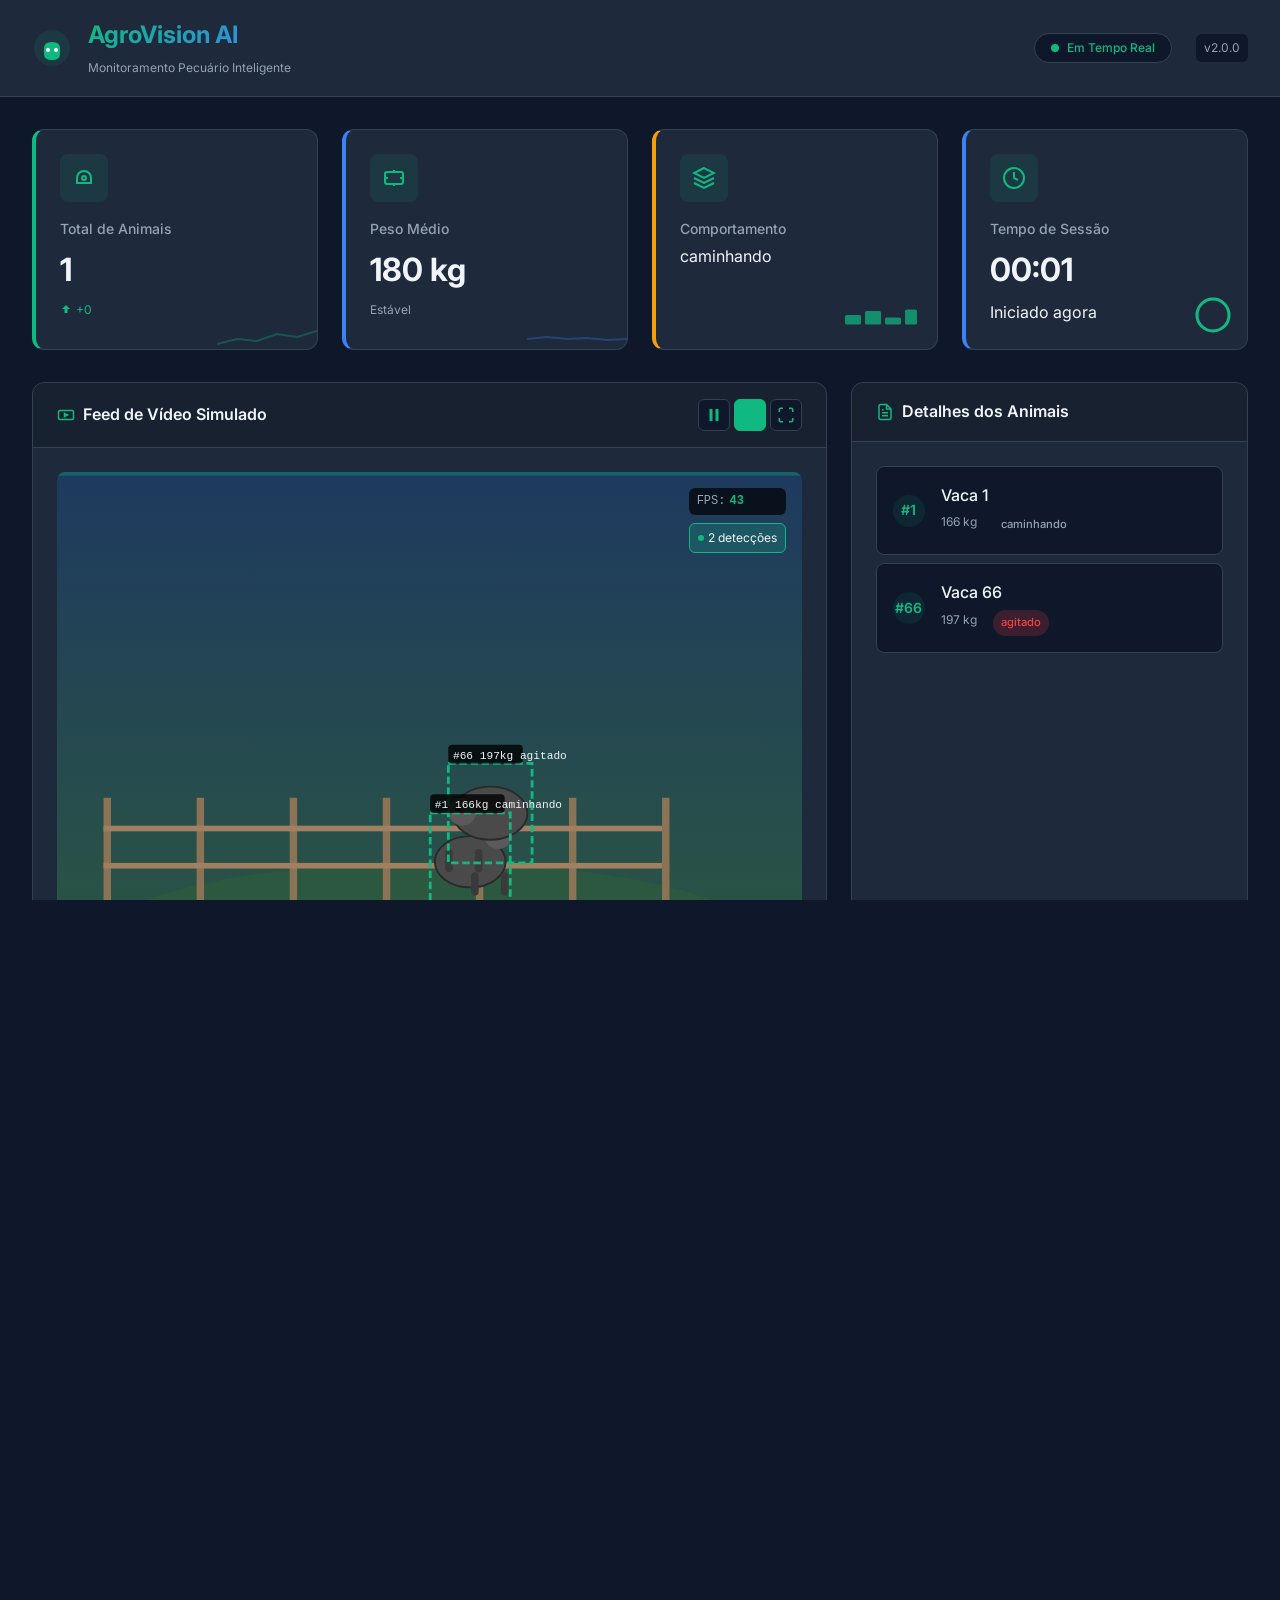
<file: web/index.html>
<!DOCTYPE html>
<html lang="pt-BR">
<head>
    <meta charset="UTF-8">
    <meta name="viewport" content="width=device-width, initial-scale=1.0">
    <meta http-equiv="X-UA-Compatible" content="IE=edge">
    <title>🐄 AgroVision AI - Dashboard de Monitoramento</title>
    <link rel="stylesheet" href="css/styles.css">
    <link rel="preconnect" href="https://fonts.googleapis.com">
    <link rel="preconnect" href="https://fonts.gstatic.com" crossorigin>
    <link href="https://fonts.googleapis.com/css2?family=Inter:wght@300;400;500;600;700&display=swap" rel="stylesheet">
</head>
<body>
    <div class="app-container">
        <!-- Header -->
        <header class="header">
            <div class="header-content">
                <div class="logo">
                    <svg class="logo-icon" viewBox="0 0 40 40" width="40" height="40">
                        <circle cx="20" cy="20" r="18" fill="currentColor" opacity="0.1"/>
                        <path d="M12 20 Q12 14 20 14 Q28 14 28 20 L28 26 Q28 32 20 32 Q12 32 12 26 Z"
                              fill="currentColor"/>
                        <circle cx="16" cy="22" r="2" fill="white"/>
                        <circle cx="24" cy="22" r="2" fill="white"/>
                    </svg>
                    <div class="logo-text">
                        <h1>AgroVision AI</h1>
                        <span class="subtitle">Monitoramento Pecuário Inteligente</span>
                    </div>
                </div>
                <div class="header-status">
                    <div class="status_indicator">
                        <span class="status-dot live"></span>
                        <span class="status-text">Em Tempo Real</span>
                    </div>
                    <span class="version">v2.0.0</span>
                </div>
            </div>
        </header>

        <!-- Main Content -->
        <main class="main-content">
            <!-- Stats Cards -->
            <section class="stats-section">
                <div class="stat-card stat-primary">
                    <div class="stat-icon">
                        <svg viewBox="0 0 24 24" fill="none" stroke="currentColor" stroke-width="2">
                            <path d="M12 5c-4 0-7 3-7 7v5h14v-5c0-4-3-7-7-7z"/>
                            <circle cx="12" cy="12" r="2"/>
                        </svg>
                    </div>
                    <div class="stat-content">
                        <span class="stat-label">Total de Animais</span>
                        <span class="stat-value" id="total-animals">0</span>
                        <span class="stat-change positive">
                            <svg viewBox="0 0 24 24" width="12" height="12" fill="currentColor">
                                <path d="M12 4L4 12h5v8h6v-8h5z"/>
                            </svg>
                            <span id="animals-change">+0</span>
                        </span>
                    </div>
                    <div class="stat-sparkline">
                        <svg viewBox="0 0 100 30" preserveAspectRatio="none">
                            <polyline class="sparkline-path" points="0,25 20,20 40,22 60,15 80,18 100,12"/>
                        </svg>
                    </div>
                </div>

                <div class="stat-card stat-secondary">
                    <div class="stat-icon">
                        <svg viewBox="0 0 24 24" fill="none" stroke="currentColor" stroke-width="2">
                            <rect x="3" y="6" width="18" height="12" rx="2"/>
                            <path d="M12 6V4M12 20v-2M6 12H4M20 12h-2"/>
                        </svg>
                    </div>
                    <div class="stat-content">
                        <span class="stat-label">Peso Médio</span>
                        <span class="stat-value" id="avg-weight">0<span class="unit">kg</span></span>
                        <span class="stat-change neutral">Estável</span>
                    </div>
                    <div class="stat-sparkline">
                        <svg viewBox="0 0 100 30" preserveAspectRatio="none">
                            <polyline class="sparkline-path-secondary" points="0,20 20,18 40,20 60,19 80,21 100,20"/>
                        </svg>
                    </div>
                </div>

                <div class="stat-card stat-tertiary">
                    <div class="stat-icon">
                        <svg viewBox="0 0 24 24" fill="none" stroke="currentColor" stroke-width="2">
                            <path d="M12 2L2 7l10 5 10-5-10-5z"/>
                            <path d="M2 17l10 5 10-5"/>
                            <path d="M2 12l10 5 10-5"/>
                        </svg>
                    </div>
                    <div class="stat-content">
                        <span class="stat-label">Comportamento</span>
                        <span class="stat-value behavior-value" id="behavior-status">Calmo</span>
                        <span class="stat-indicator">
                            <span class="pulse-dot"></span>
                        </span>
                    </div>
                    <div class="stat-chart">
                        <svg viewBox="0 0 100 30">
                            <rect class="bar-chart-bar" x="5" y="15" width="20" height="12"/>
                            <rect class="bar-chart-bar" x="30" y="10" width="20" height="17"/>
                            <rect class="bar-chart-bar" x="55" y="18" width="20" height="9"/>
                            <rect class="bar-chart-bar" x="80" y="8" width="15" height="19"/>
                        </svg>
                    </div>
                </div>

                <div class="stat-card stat-quaternary">
                    <div class="stat-icon">
                        <svg viewBox="0 0 24 24" fill="none" stroke="currentColor" stroke-width="2">
                            <circle cx="12" cy="12" r="10"/>
                            <path d="M12 6v6l4 2"/>
                        </svg>
                    </div>
                    <div class="stat-content">
                        <span class="stat-label">Tempo de Sessão</span>
                        <span class="stat-value" id="session-time">00:00</span>
                        <span class="stat-subtitle">Iniciado agora</span>
                    </div>
                    <div class="stat-progress">
                        <div class="progress-ring">
                            <svg viewBox="0 0 36 36">
                                <circle class="progress-ring-bg" cx="18" cy="18" r="16"/>
                                <circle class="progress-ring-value" cx="18" cy="18" r="16"
                                        stroke-dasharray="100 100" stroke-dashoffset="0"/>
                            </svg>
                        </div>
                    </div>
                </div>
            </section>

            <!-- Main Grid -->
            <section class="dashboard-grid">
                <!-- Video Feed com SVG Animado -->
                <div class="panel video-panel">
                    <div class="panel-header">
                        <h2>
                            <svg viewBox="0 0 24 24" fill="none" stroke="currentColor" stroke-width="2">
                                <rect x="2" y="6" width="20" height="12" rx="2"/>
                                <path d="M10 10L14 12L10 14V10Z"/>
                            </svg>
                            Feed de Vídeo Simulado
                        </h2>
                        <div class="panel-controls">
                            <button class="control-btn" title="Pausar">
                                <svg viewBox="0 0 24 24" width="16" height="16" fill="currentColor">
                                    <rect x="6" y="4" width="4" height="16"/>
                                    <rect x="14" y="4" width="4" height="16"/>
                                </svg>
                            </button>
                            <button class="control-btn active" title="Play">
                                <svg viewBox="0 0 24 24" width="16" height="16" fill="currentColor">
                                    <path d="M8 5v14l11-7z"/>
                                </svg>
                            </button>
                            <button class="control-btn" title="Tela cheia">
                                <svg viewBox="0 0 24 24" width="16" height="16" fill="none" stroke="currentColor" stroke-width="2">
                                    <path d="M8 3H5a2 2 0 00-2 2v3m18 0V5a2 2 0 00-2-2h-3m0 18h3a2 2 0 002-2v-3M3 16v3a2 2 0 002 2h3"/>
                                </svg>
                            </button>
                        </div>
                    </div>
                    <div class="panel-content">
                        <div class="video-container">
                            <!-- SVG Principal com Cena Animada -->
                            <svg class="farm-scene" viewBox="0 0 800 600" id="main-scene">
                                <!--defs>
                                    <filter id="glow">
                                        <feGaussianBlur stdDeviation="3" result="coloredBlur"/>
                                        <feMerge>
                                            <feMergeNode in="coloredBlur"/>
                                            <feMergeNode in="SourceGraphic"/>
                                        </feMerge>
                                    </filter>
                                    <linearGradient id="skyGradient" x1="0%" y1="0%" x2="0%" y2="100%">
                                        <stop offset="0%" style="stop-color:#87CEEB;stop-opacity:1"/>
                                        <stop offset="100%" style="stop-color:#98FB98;stop-opacity:1"/>
                                    </linearGradient>
                                </defs-->

                                <!-- Fundo -->
                                <rect class="scene-background" x="0" y="0" width="800" height="600"/>

                                <!-- Chão/grama -->
                                <ellipse class="ground" cx="400" cy="500" rx="350" ry="80"/>

                                <!-- Cerca animada (suave movimento) -->
                                <g class="fence-group">
                                    <rect class="fence-post" x="50" y="350" width="8" height="150"/>
                                    <rect class="fence-post" x="150" y="350" width="8" height="150"/>
                                    <rect class="fence-post" x="250" y="350" width="8" height="150"/>
                                    <rect class="fence-post" x="350" y="350" width="8" height="150"/>
                                    <rect class="fence-post" x="450" y="350" width="8" height="150"/>
                                    <rect class="fence-post" x="550" y="350" width="8" height="150"/>
                                    <rect class="fence-post" x="650" y="350" width="8" height="150"/>
                                    <rect class="fence-rail" x="50" y="380" width="600" height="6"/>
                                    <rect class="fence-rail" x="50" y="420" width="600" height="6"/>
                                </g>

                                <!-- Animais (Vacas) - Grupo animado -->
                                <g class="animals-group" id="animals-layer">
                                    <!-- Vacas serão inseridas via JavaScript -->
                                </g>

                                <!-- Bounding Boxes animadas -->
                                <g class="detection-layer" id="detection-layer">
                                    <!-- Bounding boxes serão Inseridas via JavaScript -->
                                </g>

                                <!-- Overlay de scanning -->
                                <g class="scan-overlay">
                                    <rect class="scan-line" x="0" y="0" width="800" height="4"/>
                                </g>

                                <!-- Informações flutuantes -->
                                <g class="info-layer" id="info-layer">
                                    <!-- Labels serão Inseridos via JavaScript -->
                                </g>
                            </svg>

                            <!-- Overlay de status -->
                            <div class="video-overlay">
                                <div class="fps-counter">
                                    <span class="fps-label">FPS:</span>
                                    <span class="fps-value" id="fps-display">30</span>
                                </div>
                                <div class="detection-badge">
                                    <span class="badge-pulse"></span>
                                    <span id="detection-count">0 detecções</span>
                                </div>
                            </div>
                        </div>
                    </div>
                </div>

                <!-- Painel Lateral - Detalhes -->
                <div class="panel details-panel">
                    <div class="panel-header">
                        <h2>
                            <svg viewBox="0 0 24 24" fill="none" stroke="currentColor" stroke-width="2">
                                <path d="M14 2H6a2 2 0 00-2 2v16a2 2 0 002 2h12a2 2 0 002-2V8z"/>
                                <path d="M14 2v6h6M16 13H8M16 17H8M10 9H8"/>
                            </svg>
                            Detalhes dos Animais
                        </h2>
                    </div>
                    <div class="panel-content">
                        <div class="animal-list" id="animal-list">
                            <!-- Lista de animais será Inserida via JavaScript -->
                            <div class="animal-item placeholder">
                                <span class="animal-id">#</span>
                                <span class="animal-info">Aguardando detecção...</span>
                            </div>
                        </div>
                    </div>
                </div>
            </section>

            <!-- Bottom Section - Gráficos e Logs -->
            <section class="bottom-section">
                <!-- Gráfico de Atividade -->
                <div class="panel activity-panel">
                    <div class="panel-header">
                        <h2>
                            <svg viewBox="0 0 24 24" fill="none" stroke="currentColor" stroke-width="2">
                                <path d="M3 3v18h18"/>
                                <path d="M18 9l-5 5-4-4-3 3"/>
                            </svg>
                            Atividade por Hora
                        </h2>
                    </div>
                    <div class="panel-content">
                        <div class="activity-chart">
                            <svg viewBox="0 0 400 150" class="activity-graph">
                                <defs>
                                    <linearGradient id="areaGradient" x1="0%" y1="0%" x2="0%" y2="100%">
                                        <stop offset="0%" style="stop-color:#10b981;stop-opacity:0.3"/>
                                        <stop offset="100%" style="stop-color:#10b981;stop-opacity:0"/>
                                    </linearGradient>
                                </defs>
                                <rect class="chart-bg" x="0" y="0" width="400" height="150"/>
                                <path class="activity-area" fill="url(#areaGradient)"
                                      d="M0,150 L0,120 C20,110 40,130 60,100 C80,70 100,90 120,80 C140,70 160,50 180,60 C200,70 220,90 240,80 C260,70 280,50 300,60 C320,70 340,90 360,80 C380,70 400,100 400,100 L400,150 Z"/>
                                <polyline class="activity-line"
                                          points="0,120 20,110 40,130 60,100 80,90 100,70 120,80 140,60 160,50 180,60 200,70 220,90 240,80 260,70 280,50 300,60 320,80 340,90 360,80 380,70 400,100"
                                          fill="none"/>
                                <g class="chart-axis-x">
                                    <line x1="0" y1="150" x2="400" y2="150"/>
                                    <text x="20" y="145" class="axis-label">00:00</text>
                                    <text x="200" y="145" class="axis-label">12:00</text>
                                    <text x="380" y="145" class="axis-label">23:59</text>
                                </g>
                            </svg>
                        </div>
                    </div>
                </div>

                <!-- Log de Eventos -->
                <div class="panel log-panel">
                    <div class="panel-header">
                        <h2>
                            <svg viewBox="0 0 24 24" fill="none" stroke="currentColor" stroke-width="2">
                                <path d="M12 8v4l3 3m6-3a9 9 0 11-18 0 9 9 0 0118 0z"/>
                            </svg>
                            Log de Eventos
                        </h2>
                    </div>
                    <div class="panel-content">
                        <div class="log-container" id="log-container">
                            <div class="log-entry info">
                                <span class="log-time">--:--:--</span>
                                <span class="log-badge info">SISTEMA</span>
                                <span class="log-message">Sistema iniciado. Aguardando detecções...</span>
                            </div>
                        </div>
                    </div>
                </div>
            </section>
        </main>

        <!-- Footer -->
        <footer class="footer">
            <div class="footer-content">
                <span>AgroVision AI © 2024 - Monitoramento Pecuário Inteligente</span>
                <div class="footer-links">
                    <a href="#" class="footer-link">Documentação</a>
                    <a href="#" class="footer-link">API</a>
                    <a href="#" class="footer-link">GitHub</a>
                </div>
            </div>
        </footer>

        <!-- Loading Overlay -->
        <div class="loading-overlay" id="loading-overlay">
            <div class="loader">
                <div class="loader-spinner">
                    <svg viewBox="0 0 40 40">
                        <circle cx="20" cy="20" r="18" fill="none" stroke-width="4"/>
                        <circle cx="20" cy="20" r="18" fill="none" stroke-width="4" class="loader-spinner-path"/>
                    </svg>
                </div>
                <span class="loader-text">Carregando...</span>
            </div>
        </div>
    </div>

    <script src="js/dashboard.js"></script>
</body>
</html>
</file>
<file: web/css/styles.css>
/**
 * AgroVision AI - Dashboard Styles
 * Estilos e animações CSS para o dashboard de monitoramento
 */

/* ============================================
   CSS Variables e Reset
   ============================================ */
:root {
    /* Cores Primárias */
    --color-primary: #10b981;
    --color-primary-dark: #059669;
    --color-primary-light: #34d399;
    --color-primary-bg: rgba(16, 185, 129, 0.1);

    /* Cores Secundárias */
    --color-secondary: #3b82f6;
    --color-secondary-dark: #2563eb;
    --color-secondary-light: #60a5fa;

    /* Cores de Ênfase */
    --color-accent: #f59e0b;
    --color-accent-dark: #d97706;

    /* Cores Neutras */
    --color-bg: #0f172a;
    --color-bg-light: #1e293b;
    --color-bg-card: #1e293b;
    --color-text: #f1f5f9;
    --color-text-muted: #94a3b8;
    --color-border: #334155;

    /* Cores de Status */
    --color-success: #10b981;
    --color-warning: #f59e0b;
    --color-error: #ef4444;
    --color-info: #3b82f6;

    /* Tipografia */
    --font-family: 'Inter', -apple-system, BlinkMacSystemFont, 'Segoe UI', Roboto, sans-serif;
    --font-mono: 'JetBrains Mono', 'Fira Code', monospace;

    /* Espaçamento */
    --spacing-xs: 0.25rem;
    --spacing-sm: 0.5rem;
    --spacing-md: 1rem;
    --spacing-lg: 1.5rem;
    --spacing-xl: 2rem;

    /* Border Radius */
    --radius-sm: 0.375rem;
    --radius-md: 0.5rem;
    --radius-lg: 0.75rem;
    --radius-xl: 1rem;
    --radius-full: 9999px;

    /* Shadows */
    --shadow-sm: 0 1px 2px rgba(0, 0, 0, 0.3);
    --shadow-md: 0 4px 6px rgba(0, 0, 0, 0.3);
    --shadow-lg: 0 10px 15px rgba(0, 0, 0, 0.3);
    --shadow-glow: 0 0 20px rgba(16, 185, 129, 0.3);

    /* Transições */
    --transition-fast: 150ms ease;
    --transition-base: 300ms ease;
    --transition-slow: 500ms ease;

    /* Animações SVG */
    --animation-scan: 3s ease-in-out infinite;
    --animation-pulse: 2s ease-in-out infinite;
    --animation-float: 4s ease-in-out infinite;
    --animation-bounce: 0.5s ease-in-out;
}

/* ============================================
   Reset e Base
   ============================================ */
*, *::before, *::after {
    margin: 0;
    padding: 0;
    box-sizing: border-box;
}

html, body {
    height: 100%;
    font-family: var(--font-family);
    background-color: var(--color-bg);
    color: var(--color-text);
    line-height: 1.6;
    overflow-x: hidden;
}

/* Scrollbar customizada */
::-webkit-scrollbar {
    width: 8px;
    height: 8px;
}

::-webkit-scrollbar-track {
    background: var(--color-bg-light);
    border-radius: var(--radius-sm);
}

::-webkit-scrollbar-thumb {
    background: var(--color-border);
    border-radius: var(--radius-sm);
}

::-webkit-scrollbar-thumb:hover {
    background: var(--color-text-muted);
}

/* ============================================
   Layout Principal
   ============================================ */
.app-container {
    min-height: 100vh;
    display: flex;
    flex-direction: column;
}

.header {
    background: var(--color-bg-light);
    border-bottom: 1px solid var(--color-border);
    padding: var(--spacing-md) var(--spacing-xl);
    position: sticky;
    top: 0;
    z-index: 100;
    backdrop-filter: blur(10px);
}

.header-content {
    max-width: 1600px;
    margin: 0 auto;
    display: flex;
    justify-content: space-between;
    align-items: center;
}

.logo {
    display: flex;
    align-items: center;
    gap: var(--spacing-md);
}

.logo-icon {
    color: var(--color-primary);
}

.logo-text h1 {
    font-size: 1.5rem;
    font-weight: 700;
    background: linear-gradient(135deg, var(--color-primary), var(--color-secondary));
    -webkit-background-clip: text;
    -webkit-text-fill-color: transparent;
    background-clip: text;
}

.logo-text .subtitle {
    font-size: 0.75rem;
    color: var(--color-text-muted);
}

.header-status {
    display: flex;
    align-items: center;
    gap: var(--spacing-lg);
}

.status_indicator {
    display: flex;
    align-items: center;
    gap: var(--spacing-sm);
    padding: var(--spacing-xs) var(--spacing-md);
    background: var(--color-bg);
    border-radius: var(--radius-full);
    border: 1px solid var(--color-border);
}

.status-dot {
    width: 8px;
    height: 8px;
    border-radius: 50%;
    background: var(--color-text-muted);
}

.status-dot.live {
    background: var(--color-success);
    animation: pulse-live 2s ease-in-out infinite;
}

@keyframes pulse-live {
    0%, 100% {
        opacity: 1;
        transform: scale(1);
    }
    50% {
        opacity: 0.5;
        transform: scale(1.2);
    }
}

.status-text {
    font-size: 0.75rem;
    font-weight: 500;
    color: var(--color-success);
}

.version {
    font-size: 0.75rem;
    color: var(--color-text-muted);
    padding: var(--spacing-xs) var(--spacing-sm);
    background: var(--color-bg);
    border-radius: var(--radius-sm);
}

/* ============================================
   Stats Cards
   ============================================ */
.main-content {
    flex: 1;
    padding: var(--spacing-xl);
    max-width: 1600px;
    margin: 0 auto;
    width: 100%;
}

.stats-section {
    display: grid;
    grid-template-columns: repeat(auto-fit, minmax(250px, 1fr));
    gap: var(--spacing-lg);
    margin-bottom: var(--spacing-xl);
}

.stat-card {
    background: var(--color-bg-card);
    border-radius: var(--radius-lg);
    padding: var(--spacing-lg);
    border: 1px solid var(--color-border);
    position: relative;
    overflow: hidden;
    transition: all var(--transition-base);
}

.stat-card:hover {
    transform: translateY(-2px);
    box-shadow: var(--shadow-lg);
    border-color: var(--color-primary);
}

.stat-card.stat-primary {
    border-left: 4px solid var(--color-primary);
}

.stat-card.stat-secondary {
    border-left: 4px solid var(--color-secondary);
}

.stat-card.stat-tertiary {
    border-left: 4px solid var(--color-accent);
}

.stat-card.stat-quaternary {
    border-left: 4px solid var(--color-info);
}

.stat-icon {
    width: 48px;
    height: 48px;
    display: flex;
    align-items: center;
    justify-content: center;
    background: var(--color-primary-bg);
    border-radius: var(--radius-md);
    margin-bottom: var(--spacing-md);
}

.stat-icon svg {
    width: 24px;
    height: 24px;
    color: var(--color-primary);
}

.stat-content {
    display: flex;
    flex-direction: column;
    gap: var(--spacing-xs);
}

.stat-label {
    font-size: 0.875rem;
    color: var(--color-text-muted);
    font-weight: 500;
}

.stat-value {
    font-size: 2rem;
    font-weight: 700;
    color: var(--color-text);
}

.stat-value .unit {
    font-size: 1rem;
    font-weight: 400;
    color: var(--color-text-muted);
    margin-left: var(--spacing-xs);
}

.stat-change {
    font-size: 0.75rem;
    display: flex;
    align-items: center;
    gap: var(--spacing-xs);
}

.stat-change.positive {
    color: var(--color-success);
}

.stat-change.neutral {
    color: var(--color-text-muted);
}

.stat-change.negative {
    color: var(--color-error);
}

.stat-sparkline {
    position: absolute;
    bottom: 0;
    right: 0;
    width: 100px;
    height: 30px;
    opacity: 0.3;
}

.sparkline-path,
.sparkline-path-secondary {
    fill: none;
    stroke: var(--color-primary);
    stroke-width: 2;
    stroke-linecap: round;
    stroke-linejoin: round;
    animation: sparkline-draw 2s ease-out infinite;
}

.sparkline-path-secondary {
    stroke: var(--color-secondary);
}

@keyframes sparkline-draw {
    from {
        stroke-dasharray: 0 1000;
    }
    to {
        stroke-dasharray: 1000 1000;
    }
}

.stat-chart {
    position: absolute;
    bottom: var(--spacing-md);
    right: var(--spacing-md);
    width: 80px;
    height: 30px;
}

.bar-chart-bar {
    fill: var(--color-primary);
    opacity: 0.7;
    rx: 2;
    animation: bar-grow 1s ease-out infinite;
    transform-origin: bottom;
}

.bar-chart-bar:nth-child(1) { animation-delay: 0s; }
.bar-chart-bar:nth-child(2) { animation-delay: 0.2s; }
.bar-chart-bar:nth-child(3) { animation-delay: 0.4s; }
.bar-chart-bar:nth-child(4) { animation-delay: 0.6s; }

@keyframes bar-grow {
    from {
        transform: scaleY(0);
    }
    to {
        transform: scaleY(1);
    }
}

.stat-progress {
    position: absolute;
    bottom: var(--spacing-md);
    right: var(--spacing-md);
}

.progress-ring {
    width: 36px;
    height: 36px;
}

.progress-ring-bg {
    fill: none;
    stroke: var(--color-border);
    stroke-width: 3;
}

.progress-ring-value {
    fill: none;
    stroke: var(--color-primary);
    stroke-width: 3;
    stroke-linecap: round;
    transform: rotate(-90deg);
    transform-origin: 18px 18px;
    animation: progress-fill 2s ease-out infinite;
}

@keyframes progress-fill {
    from {
        stroke-dashoffset: 100;
    }
    to {
        stroke-dashoffset: 25;
    }
}

/* ============================================
   Dashboard Grid
   ============================================ */
.dashboard-grid {
    display: grid;
    grid-template-columns: 2fr 1fr;
    gap: var(--spacing-lg);
    margin-bottom: var(--spacing-xl);
}

@media (max-width: 1200px) {
    .dashboard-grid {
        grid-template-columns: 1fr;
    }
}

.panel {
    background: var(--color-bg-card);
    border-radius: var(--radius-lg);
    border: 1px solid var(--color-border);
    overflow: hidden;
}

.panel-header {
    display: flex;
    justify-content: space-between;
    align-items: center;
    padding: var(--spacing-md) var(--spacing-lg);
    border-bottom: 1px solid var(--color-border);
    background: rgba(0, 0, 0, 0.2);
}

.panel-header h2 {
    display: flex;
    align-items: center;
    gap: var(--spacing-sm);
    font-size: 1rem;
    font-weight: 600;
}

.panel-header svg {
    width: 18px;
    height: 18px;
    color: var(--color-primary);
}

.panel-controls {
    display: flex;
    gap: var(--spacing-xs);
}

.control-btn {
    width: 32px;
    height: 32px;
    display: flex;
    align-items: center;
    justify-content: center;
    background: var(--color-bg);
    border: 1px solid var(--color-border);
    border-radius: var(--radius-sm);
    color: var(--color-text-muted);
    cursor: pointer;
    transition: all var(--transition-fast);
}

.control-btn:hover {
    background: var(--color-border);
    color: var(--color-text);
}

.control-btn.active {
    background: var(--color-primary);
    border-color: var(--color-primary);
    color: white;
}

.panel-content {
    padding: var(--spacing-lg);
}

/* ============================================
   Video Panel - SVG Scene
   ============================================ */
.video-container {
    position: relative;
    background: var(--color-bg);
    border-radius: var(--radius-md);
    overflow: hidden;
}

.farm-scene {
    width: 100%;
    height: auto;
    display: block;
    background: linear-gradient(180deg, #1e3a5f 0%, #2d5a3f 100%);
}

.scene-background {
    fill: url(#skyGradient);
}

/* Animação do fundo */
@keyframes sky-pan {
    from {
        stop-color: #1e3a5f;
    }
    50% {
        stop-color: #2d5a4f;
    }
    to {
        stop-color: #1e3a5f;
    }
}

.ground {
    fill: #2d5a3f;
    opacity: 0.8;
}

/* Cerca animada */
.fence-group {
    animation: fence-sway var(--animation-float);
}

@keyframes fence-sway {
    0%, 100% {
        transform: rotate(-0.5deg);
    }
    50% {
        transform: rotate(0.5deg);
    }
}

.fence-post {
    fill: #8b7355;
}

.fence-rail {
    fill: #a08060;
}

/* Animais (Vacas) */
.animal {
    cursor: pointer;
    transition: filter var(--transition-fast);
}

.animal:hover {
    filter: drop-shadow(0 0 10px var(--color-primary));
}

.animal-body {
    fill: #4a4a4a;
    stroke: #2a2a2a;
    stroke-width: 2;
}

.animal-head {
    fill: #5a5a5a;
}

.animal-eye {
    fill: #000;
}

.animal-leg {
    fill: #3a3a3a;
}

/* Animação dos animais */
.animal.animated {
    animation: animal-walk var(--animation-float);
}

@keyframes animal-walk {
    0%, 100% {
        transform: translateX(0) translateY(0);
    }
    25% {
        transform: translateX(20px) translateY(-5px);
    }
    50% {
        transform: translateX(40px) translateY(0);
    }
    75% {
        transform: translateX(20px) translateY(-5px);
    }
}

.animal-leg {
    animation: leg-move 1s ease-in-out infinite;
    transform-origin: top;
}

.animal-leg:nth-child(odd) {
    animation-delay: 0s;
}

.animal-leg:nth-child(even) {
    animation-delay: 0.5s;
}

@keyframes leg-move {
    0%, 100% {
        transform: rotate(-10deg);
    }
    50% {
        transform: rotate(10deg);
    }
}

/* Bounding Boxes de Detecção */
.detection-bbox {
    fill: none;
    stroke: var(--color-primary);
    stroke-width: 2;
    stroke-dasharray: 8 4;
    animation: bbox-dash 1s linear infinite;
}

@keyframes bbox-dash {
    to {
        stroke-dashoffset: -24;
    }
}

.detection-bbox.confirmed {
    stroke: var(--color-success);
    stroke-width: 3;
}

.detection-bbox.new {
    stroke: var(--color-accent);
    animation: bbox-pulse 0.5s ease-out;
}

@keyframes bbox-pulse {
    0% {
        stroke-width: 1;
        opacity: 0.5;
    }
    100% {
        stroke-width: 3;
        opacity: 1;
    }
}

/* Linha de Scanning */
.scan-line {
    fill: var(--color-primary);
    opacity: 0.3;
    animation: scan-move var(--animation-scan);
}

@keyframes scan-move {
    0% {
        y: 0;
        opacity: 0;
    }
    10% {
        opacity: 0.3;
    }
    90% {
        opacity: 0.3;
    }
    100% {
        y: 600;
        opacity: 0;
    }
}

/* Labels de Informação */
.info-label {
    font-family: var(--font-mono);
    font-size: 12px;
    fill: var(--color-text);
}

.info-label-bg {
    fill: rgba(0, 0, 0, 0.8);
    rx: 4;
}

.info-label-value {
    fill: var(--color-primary-light);
    font-weight: 600;
}

/* Video Overlay */
.video-overlay {
    position: absolute;
    top: var(--spacing-md);
    right: var(--spacing-md);
    display: flex;
    flex-direction: column;
    gap: var(--spacing-sm);
}

.fps-counter {
    display: flex;
    align-items: center;
    gap: var(--spacing-xs);
    padding: var(--spacing-xs) var(--spacing-sm);
    background: rgba(0, 0, 0, 0.7);
    border-radius: var(--radius-sm);
    font-family: var(--font-mono);
    font-size: 0.75rem;
}

.fps-label {
    color: var(--color-text-muted);
}

.fps-value {
    color: var(--color-success);
    font-weight: 600;
}

.detection-badge {
    display: flex;
    align-items: center;
    gap: var(--spacing-xs);
    padding: var(--spacing-xs) var(--spacing-sm);
    background: rgba(16, 185, 129, 0.2);
    border: 1px solid var(--color-primary);
    border-radius: var(--radius-sm);
    font-size: 0.75rem;
}

.badge-pulse {
    width: 6px;
    height: 6px;
    background: var(--color-primary);
    border-radius: 50%;
    animation: badge-pulse-animation 1s ease-in-out infinite;
}

@keyframes badge-pulse-animation {
    0%, 100% {
        transform: scale(1);
        opacity: 1;
    }
    50% {
        transform: scale(1.5);
        opacity: 0.5;
    }
}

/* ============================================
   Animal List
   ============================================ */
.animal-list {
    display: flex;
    flex-direction: column;
    gap: var(--spacing-sm);
    max-height: 400px;
    overflow-y: auto;
}

.animal-item {
    display: flex;
    align-items: center;
    gap: var(--spacing-md);
    padding: var(--spacing-md);
    background: var(--color-bg);
    border-radius: var(--radius-md);
    border: 1px solid var(--color-border);
    transition: all var(--transition-fast);
}

.animal-item:hover {
    border-color: var(--color-primary);
    background: rgba(16, 185, 129, 0.05);
}

.animal-item.placeholder {
    justify-content: center;
    color: var(--color-text-muted);
    font-style: italic;
}

.animal-id {
    width: 32px;
    height: 32px;
    display: flex;
    align-items: center;
    justify-content: center;
    background: var(--color-primary-bg);
    color: var(--color-primary);
    border-radius: var(--radius-full);
    font-weight: 600;
    font-size: 0.875rem;
}

.animal-info {
    flex: 1;
    display: flex;
    flex-direction: column;
    gap: var(--spacing-xs);
}

.animal-name {
    font-weight: 500;
}

.animal-details {
    font-size: 0.75rem;
    color: var(--color-text-muted);
    display: flex;
    gap: var(--spacing-md);
}

.animal-status {
    display: inline-flex;
    align-items: center;
    gap: var(--spacing-xs);
    padding: var(--spacing-xs) var(--spacing-sm);
    border-radius: var(--radius-full);
    font-size: 0.7rem;
    font-weight: 500;
}

.animal-status.calmo {
    background: rgba(16, 185, 129, 0.2);
    color: var(--color-success);
}

.animal-status.agitado {
    background: rgba(239, 68, 68, 0.2);
    color: var(--color-error);
}

.animal-status.alimentando {
    background: rgba(245, 158, 11, 0.2);
    color: var(--color-accent);
}

/* ============================================
   Activity Chart
   ============================================ */
.activity-chart {
    width: 100%;
}

.activity-graph {
    width: 100%;
    height: 150px;
}

.chart-bg {
    fill: var(--color-bg);
}

.activity-area {
    opacity: 0.8;
}

.activity-line {
    stroke: var(--color-primary);
    stroke-width: 2;
    stroke-linecap: round;
    stroke-linejoin: round;
    animation: line-draw 3s ease-out infinite;
}

@keyframes line-draw {
    from {
        stroke-dasharray: 0 1000;
    }
    to {
        stroke-dasharray: 1000 1000;
    }
}

.chart-axis-x {
    stroke: var(--color-border);
}

.axis-label {
    fill: var(--color-text-muted);
    font-size: 10px;
    font-family: var(--font-mono);
}

/* ============================================
   Log Panel
   ============================================ */
.log-container {
    display: flex;
    flex-direction: column;
    gap: var(--spacing-sm);
    max-height: 200px;
    overflow-y: auto;
}

.log-entry {
    display: flex;
    align-items: center;
    gap: var(--spacing-sm);
    padding: var(--spacing-sm);
    background: var(--color-bg);
    border-radius: var(--radius-sm);
    font-size: 0.875rem;
}

.log-time {
    font-family: var(--font-mono);
    font-size: 0.75rem;
    color: var(--color-text-muted);
}

.log-badge {
    padding: var(--spacing-xs) var(--spacing-sm);
    border-radius: var(--radius-xs);
    font-size: 0.65rem;
    font-weight: 600;
    text-transform: uppercase;
}

.log-badge.info {
    background: rgba(59, 130, 246, 0.2);
    color: var(--color-info);
}

.log-badge.success {
    background: rgba(16, 185, 129, 0.2);
    color: var(--color-success);
}

.log-badge.warning {
    background: rgba(245, 158, 11, 0.2);
    color: var(--color-accent);
}

.log-badge.error {
    background: rgba(239, 68, 68, 0.2);
    color: var(--color-error);
}

.log-message {
    flex: 1;
    color: var(--color-text);
}

/* ============================================
   Footer
   ============================================ */
.footer {
    background: var(--color-bg-light);
    border-top: 1px solid var(--color-border);
    padding: var(--spacing-md) var(--spacing-xl);
}

.footer-content {
    max-width: 1600px;
    margin: 0 auto;
    display: flex;
    justify-content: space-between;
    align-items: center;
}

.footer-content > span {
    font-size: 0.875rem;
    color: var(--color-text-muted);
}

.footer-links {
    display: flex;
    gap: var(--spacing-lg);
}

.footer-link {
    font-size: 0.875rem;
    color: var(--color-text-muted);
    text-decoration: none;
    transition: color var(--transition-fast);
}

.footer-link:hover {
    color: var(--color-primary);
}

/* ============================================
   Loading Overlay
   ============================================ */
.loading-overlay {
    position: fixed;
    top: 0;
    left: 0;
    right: 0;
    bottom: 0;
    background: rgba(15, 23, 42, 0.9);
    display: none;
    justify-content: center;
    align-items: center;
    z-index: 1000;
}

.loading-overlay.active {
    display: flex;
}

.loader {
    display: flex;
    flex-direction: column;
    align-items: center;
    gap: var(--spacing-lg);
}

.loader-spinner {
    width: 60px;
    height: 60px;
}

.loader-spinner svg {
    width: 100%;
    height: 100%;
}

.loader-spinner circle {
    fill: none;
    stroke: var(--color-border);
    stroke-width: 4;
}

.loader-spinner circle:last-child {
    stroke: var(--color-primary);
    stroke-width: 4;
    stroke-linecap: round;
    animation: spinner-rotate 1s linear infinite;
    transform-origin: 20px 20px;
}

@keyframes spinner-rotate {
    to {
        transform: rotate(360deg);
    }
}

.loader-text {
    color: var(--color-text);
    font-size: 1rem;
    animation: loader-text-pulse 1.5s ease-in-out infinite;
}

@keyframes loader-text-pulse {
    0%, 100% {
        opacity: 1;
    }
    50% {
        opacity: 0.5;
    }
}

/* ============================================
   Responsive Design
   ============================================ */
@media (max-width: 768px) {
    .header-content {
        flex-direction: column;
        gap: var(--spacing-md);
    }

    .stats-section {
        grid-template-columns: 1fr;
    }

    .stat-value {
        font-size: 1.5rem;
    }

    .footer-content {
        flex-direction: column;
        gap: var(--spacing-md);
    }

    .dashboard-grid {
        grid-template-columns: 1fr;
    }
}

/* ============================================
   SVG Animal Definitions (Reusable)
   ============================================ */
.svg-templates {
    position: absolute;
    width: 0;
    height: 0;
    overflow: hidden;
}

/* Definicao de vaca padrao */
.cow-definition {
    display: none;
}

/* pulsing dot animation */
.pulse-dot {
    width: 8px;
    height: 8px;
    background: var(--color-primary);
    border-radius: 50%;
    animation: pulse-dot-animation 1.5s ease-in-out infinite;
}

@keyframes pulse-dot-animation {
    0%, 100% {
        transform: scale(1);
        opacity: 1;
    }
    50% {
        transform: scale(1.3);
        opacity: 0.6;
    }
}

.behavior-value {
    display: flex;
    align-items: center;
    gap: var(--spacing-xs);
}
</file>
